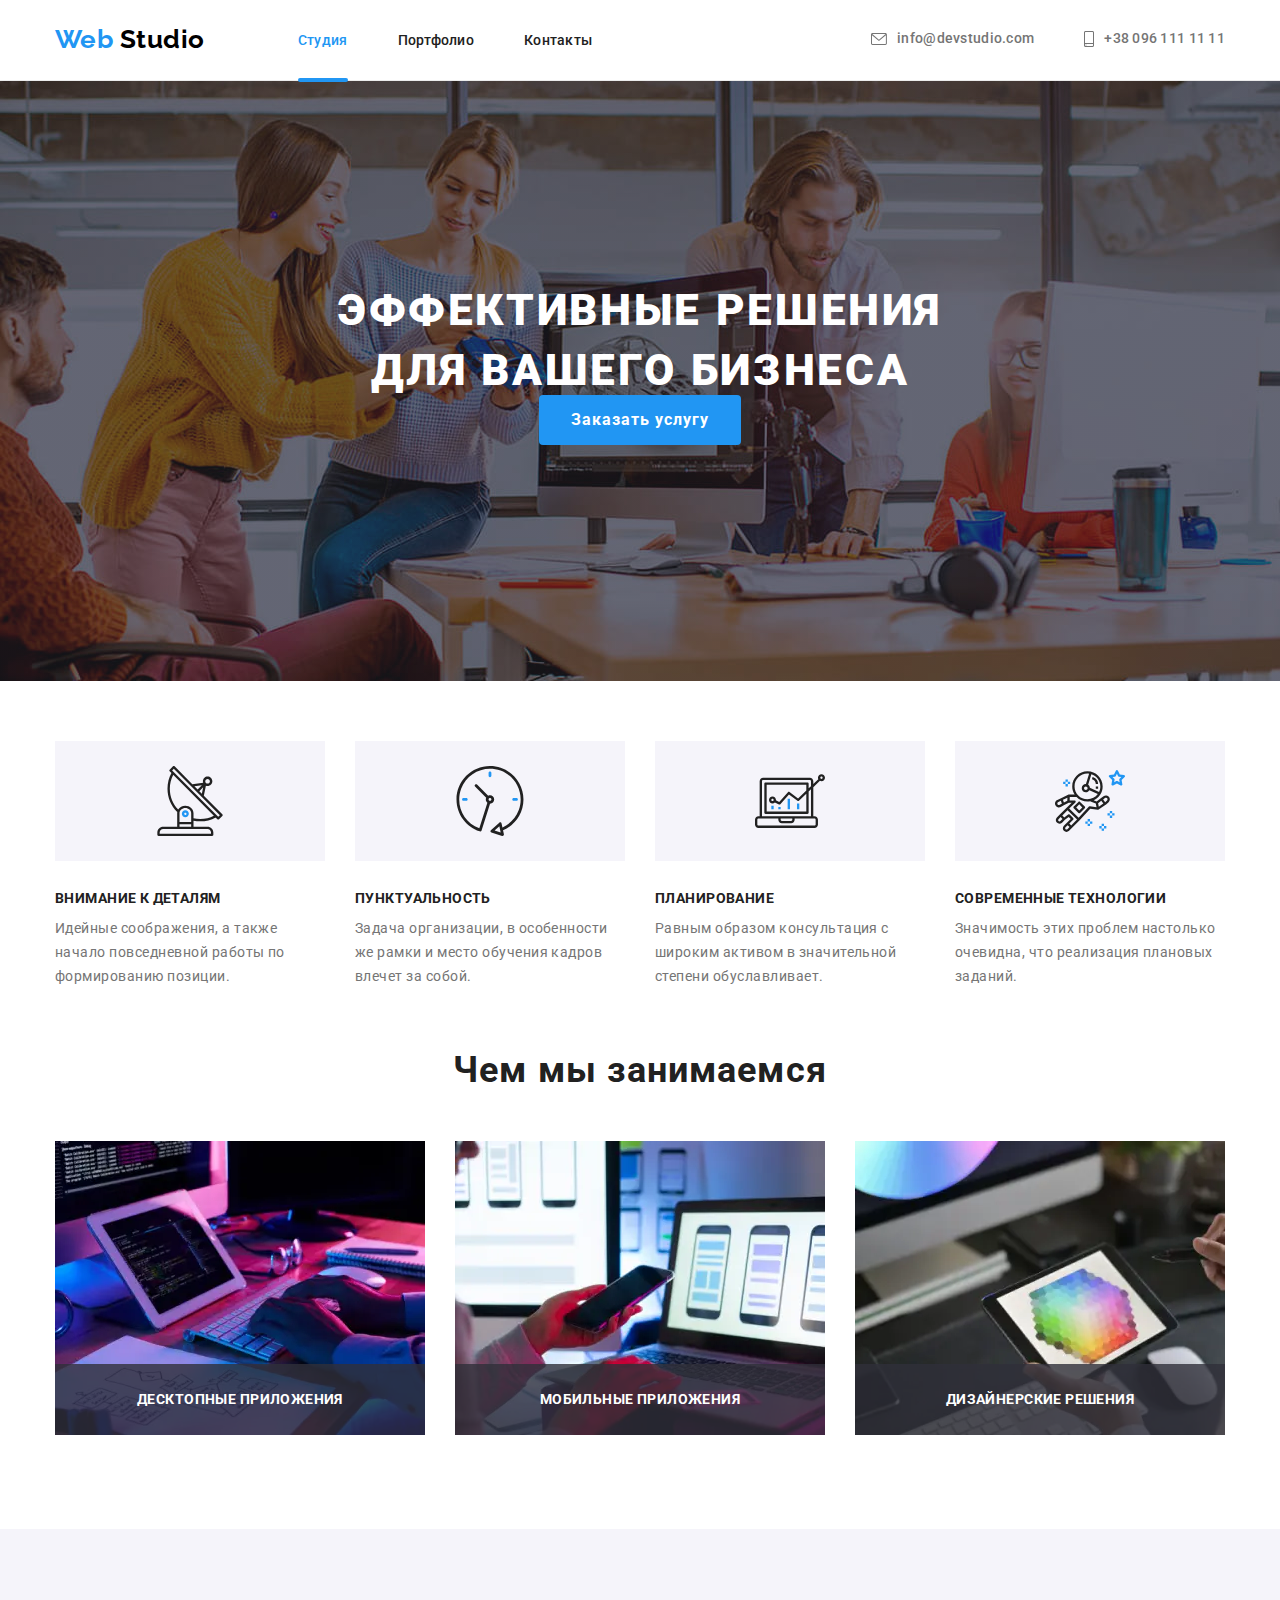
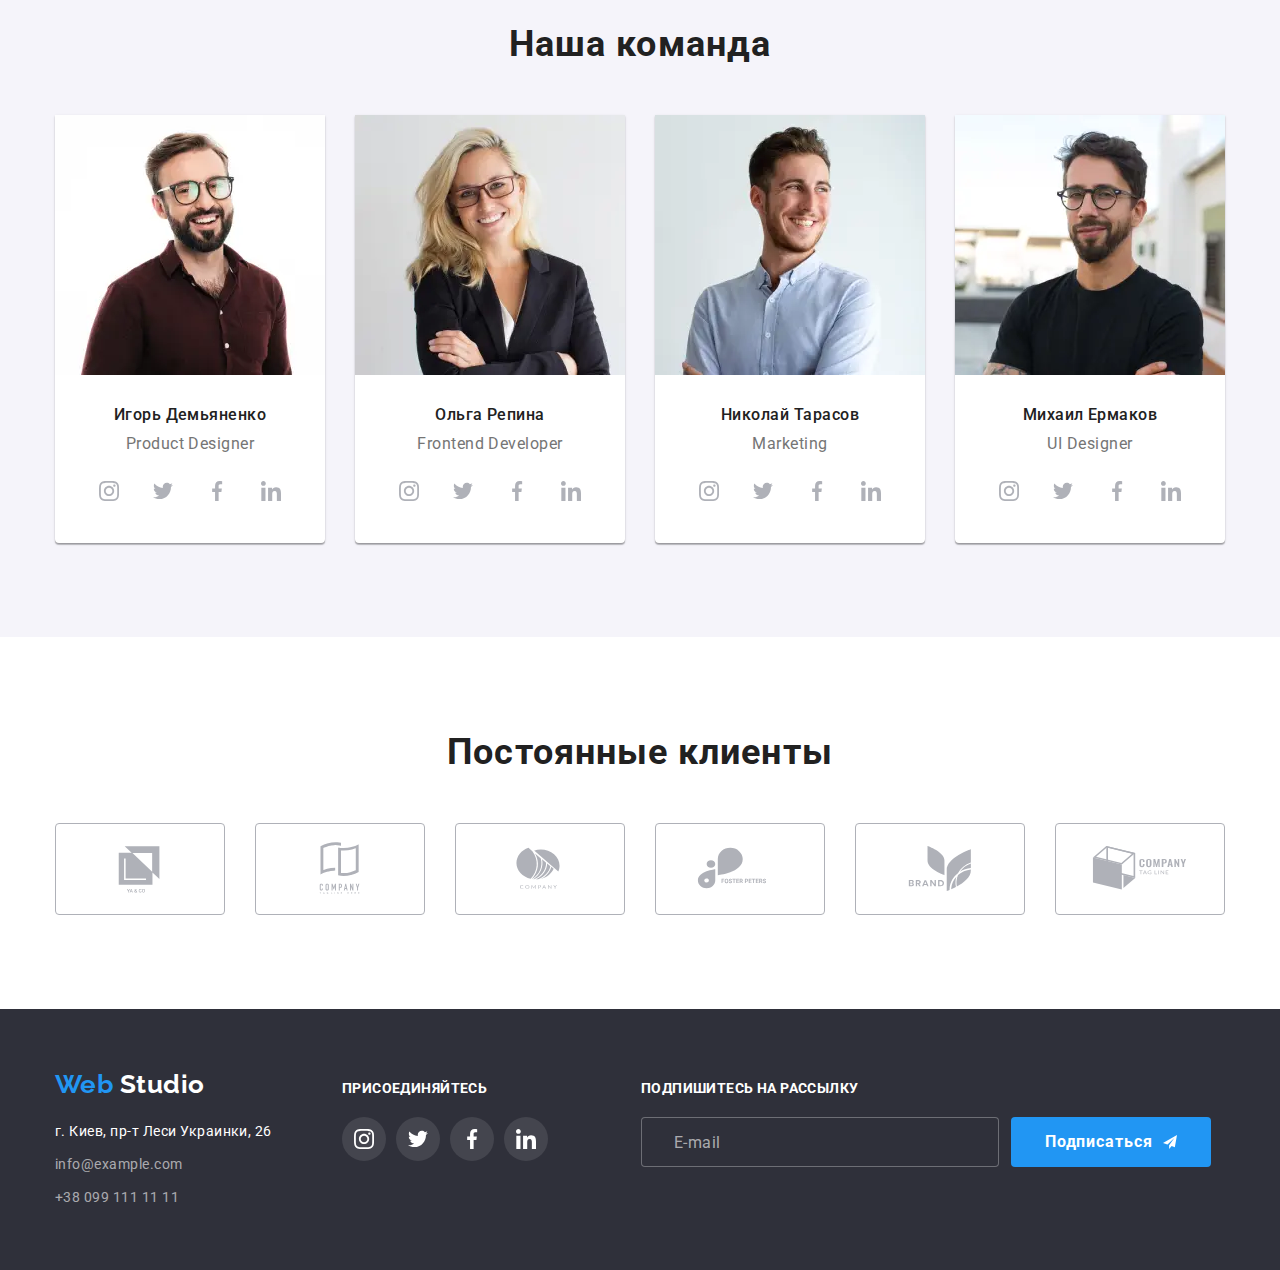
<file: index.html>
<!DOCTYPE html>
<html lang="ru">
<head>
  <meta charset="UTF-8">
  <meta http-equiv="X-UA-Compatible" content="IE=edge">
  <meta name="viewport" content="width=device-width, initial-scale=1.0">
  <title>Main</title>
  <link rel="preconnect" href="https://fonts.googleapis.com">
  <link rel="preconnect" href="https://fonts.gstatic.com" crossorigin>
  <link href="https://fonts.googleapis.com/css2?family=Raleway:wght@700&family=Roboto:wght@400;500;700;900&display=swap"
    rel="stylesheet">
  <link rel="stylesheet" href="https://cdnjs.cloudflare.com/ajax/libs/modern-normalize/1.1.0/modern-normalize.min.css">
  <link rel="stylesheet" href="./css/main.min.css">
</head>
<body>
  <!--Шапка сайта-->
  <header data-menu class="header">
    <div class="header-flex container">
      <nav class="header-flex">
        <a href="/" class="logo header__logo" lang="en">
          <span class="logo__start">Web</span> 
          <span class="logo__end logo__end--header">Studio</span>
        </a>
        <button type="button" class="button-menu button-menu-open" data-menu-open>
          <svg width="40" height="40">
            <use href="./images/sprite.svg#menu-icon"></use>
          </svg>
        </button>
        <button type="button" class="button-menu button-menu-close" data-menu-close>
          <svg width="40" height="40">
            <use href="./images/sprite.svg#icon-close"></use>
          </svg>
        </button>
        <ul class="site-nav list">
          <li class="site-nav__item">
            <a href="/" class="site-nav__link site-nav__link--act">Студия
            </a>
          </li>
          <li class="site-nav__item">
            <a href="./portfolio.html" class="site-nav__link">Портфолио
            </a>
          </li>
          <li class="site-nav__item">
            <a href="" class="site-nav__link">Контакты
            </a>
          </li>
        </ul>
      </nav>
      <ul class="mail-tel list">
        <li class="mail-tel__item">
          <a href="mailto:info@devsudio.com" class="mail-tel__link mail-tel__link-email">
            <svg class="mail-tel__icon">
              <use href="./images/sprite.svg#icon-envelope"></use>
            </svg>
              info@devstudio.com
          </a>
        </li>
        <li class="mail-tel__item">
          <a href="tel:+380961111111" class="mail-tel__link">
          <svg class="mail-tel__icon mail-tel__icon--size">
            <use href="./images/sprite.svg#icon-smartphone"></use>
          </svg>+38 096 111 11 11</a></li>
      </ul>
      <ul class="social-list-mobile list">
          <li class="social-list-mobile__item">
            <a href="" class="social-list-mobile__link">Instagram</a>
          </li>
          <li class="social-list-mobile__item">
            <a href="" class="social-list-mobile__link">Twitter</a>
          </li>
          <li class="social-list-mobile__item">
            <a href="" class="social-list-mobile__link">Facebook</a>
          </li>
          <li class="social-list-mobile__item">
            <a href="" class="social-list-mobile__link">LinkedIn</a>
          </li>
      </ul>
    </div>
  </header>
  <main>
    <!--Герой-->
    <section class="hero">
      <h3 class="hero__title">Эффективные решения для вашего бизнеса</h3>
      <button type="button" class="button" data-modal-open>Заказать услугу</button>
    </section>
    <!--Достоинства-->
    <section class="benefits-section">
      <div class="container">
        <h2 class="visually-hidden">Достоинства</h2>
        <ul class="benefits-list list">
          <li class="benefits-list__item">
            <div class="benefits-list__thumb">
              <svg class="benefits-list__icon">
                <use href="./images/sprite.svg#icon-antenna"></use>
              </svg>
            </div>
            <h3 class="benefits-list__title">Внимание к деталям</h3>
            <p  class="benefits-list__text">Идейные соображения, а также начало повседневной работы по формированию позиции.
            </p>
          </li>
          <li class="benefits-list__item">
            <div class="benefits-list__thumb">
              <svg class="benefits-list__icon">
                <use href="./images/sprite.svg#icon-clock"></use>
              </svg>
            </div>
            <h3 class="benefits-list__title">Пунктуальность</h3>
            <p class="benefits-list__text">Задача организации, в особенности же рамки и место обучения кадров влечет за собой.
            </p>
          </li>
          <li class="benefits-list__item">
            <div class="benefits-list__thumb">
              <svg class="benefits-list__icon">
                <use href="./images/sprite.svg#icon-diagram"></use>
              </svg>
            </div>
            <h3 class="benefits-list__title">Планирование</h3>
            <p class="benefits-list__text">Равным образом консультация с широким активом в значительной степени обуславливает.
            </p>
          </li>
          <li class="benefits-list__item">
            <div class="benefits-list__thumb">
              <svg class="benefits-list__icon">
                <use href="./images/sprite.svg#icon-astronaut"></use>
              </svg>
            </div>
            <h3 class="benefits-list__title">Современные технологии</h3>
            <p class="benefits-list__text">Значимость этих проблем настолько очевидна, что реализация плановых заданий.
            </p>
          </li>
        </ul>
      </div>
    </section>
    <!--Чем мы занимаемся-->
    <section class="projects-section">
      <div class="container">
        <h2 class="projects-section__title">Чем мы занимаемся</h2>
        <ul class="projects-list list">
          <li class="projects-list__item">
            <picture>
              <source media="(min-width:1200px)" srcset="./images/occup/occ-1-desktop.webp,
                                              ./images/occup/occ-1-desktop@2x.webp 2x" type="image/webp" />
              <source media="(min-width:1200px)" srcset="./images/occup/occ-1-desktop.jpg,
                                              ./images/occup/occ-1-desktop@2x.jpg 2x" />
              <img src="./images/occup/occ-1-desktop.jpg" alt="Приложение на ноутбуке">
            </picture>
            <div class="projects-list__bgr">
              <p class="projects-list__text">Десктопные приложения</p>
            </div>
          </li>
          <li class="projects-list__item">
            <picture>
              <source media="(min-width:1200px)" srcset="./images/occup/occ-2-desktop.webp,
                                              ./images/occup/occ-2-desktop@2x.webp 2x" type="image/webp" />
              <source media="(min-width:1200px)" srcset="./images/occup/occ-2-desktop.jpg,
                                              ./images/occup/occ-2-desktop@2x.jpg 2x" />
              <img src="../images/occup/occ-2-desktop.jpg" alt="Мобильное приложение">
            </picture>
            <div class="projects-list__bgr">
              <p class="projects-list__text">Мобильные приложения</p>
            </div>
          </li>
          <li class="projects-list__item">
            <picture>
              <source media="(min-width:1200px)" srcset="./images/occup/occ-3-desktop.webp,
                                              ./images/occup/occ-3-desktop@2x.webp 2x" type="image/webp" />
              <source media="(min-width:1200px)" srcset="./images/occup/occ-3-desktop.jpg,
                                              ./images/occup/occ-3-desktop@2x.jpg 2x" />
              <img src="../images/occup/occ-3-desktop.jpg" alt="Приложение для планшета">
            </picture>
            <div class="projects-list__bgr">
              <p class="projects-list__text">Дизайнерские решения</p>
            </div>
          </li>
        </ul>
      </div>
    </section>
    <!--Наша команда-->
    <section class="team-section">
      <div class="container">
        <h2 class="team-section__title">Наша команда</h2>
        <ul class="team-list list">
          <li class="team-list__item">
            <picture>
              <source
              media="(min-width:1200px)"
              srcset="./images/team/team-1-desktop.webp,
                      ./images/team/team-1-desktop@2x.webp 2x"
              type="image/webp"/>
              <source media="(min-width:1200px)" 
              srcset="./images/team/team-1-desktop.jpg,
                      ./images/team/team-1-desktop@2x.jpg 2x"/>
              <source media="(min-width:768px)" 
                srcset="./images/team/team-1-tablet.webp,
                        ./images/team/team-1-tablet@2x.webp 2x"
                        type="image/webp"/>
              <source media="(min-width:768px)"
                srcset="./images/team/team-1-tablet.jpg,
                        ./images/team/team-1-tablet@2x.jpg 2x"/>
              <source media="(max-width:767px)" 
              srcset="./images/team/team-1.webp,
                      ./images/team/team-1@2x.webp 2x" 
              type="image/webp" />
              <source media="(max-width:767px)" 
              srcset="./images/team/team-1.jpg,
                      ./images/team/team-1@2x.jpg 2x" />
              <img src="./images/team/team-1.jpg" alt="Игорь">
            </picture>
            <div class="team-list__thumb">
              <h3 class="team-list__name">Игорь Демьяненко</h3>
              <p  class="team-list__field" lang="en">Product Designer</p>
              <ul class="social-list list">
                <li class="social-list__item">
                  <a href="" class="social-list__link">
                    <svg class="social-list__icon">
                      <use href="./images/sprite.svg#icon-instagram"></use>
                    </svg>
                  </a>
                </li>
                <li class="social-list__item">
                  <a href="" class="social-list__link">
                    <svg class="social-list__icon">
                      <use href="./images/sprite.svg#icon-twitter"></use>
                    </svg>
                  </a>
                </li>
                <li class="social-list__item">
                  <a href="" class="social-list__link">
                    <svg class="social-list__icon">
                      <use href="./images/sprite.svg#icon-facebook"></use>
                    </svg>
                  </a>
                </li>
                <li class="social-list__item">
                  <a href="" class="social-list__link">
                    <svg class="social-list__icon">
                      <use href="./images/sprite.svg#icon-linkedin"></use>
                    </svg>
                  </a>
                </li>
              </ul>
            </div>
          </li>
          <li class="team-list__item">
            <picture>
              <source media="(min-width:1200px)" srcset="./images/team/team-2-desktop.webp,
                                  ./images/team/team-2-desktop@2x.webp 2x" type="image/webp" />
              <source media="(min-width:1200px)" srcset="./images/team/team-2-desktop.jpg,
                                  ./images/team/team-2-desktop@2x.jpg 2x" />
              <source media="(min-width:768px)" srcset="./images/team/team-2-tablet.webp,
                                    ./images/team/team-2-tablet@2x.webp 2x" type="image/webp" />
              <source media="(min-width:768px)" srcset="./images/team/team-2-tablet.jpg,
                                    ./images/team/team-2-tablet@2x.jpg 2x" />
              <source media="(max-width:767px)" srcset="./images/team/team-2.webp,
                                  ./images/team/team-2@2x.webp 2x" type="image/webp" />
              <source media="(max-width:767px)" srcset="./images/team/team-2.jpg,
                                  ./images/team/team-2@2x.jpg 2x" />
              <img src="./images/team/team-2.jpg" alt="Ольга">
            </picture>
            <div class="team-list__thumb">
              <h3 class="team-list__name">Ольга Репина</h3>
              <p  class="team-list__field" lang="en">Frontend Developer</p>
              <ul class="social-list list">
                <li class="social-list__item">
                  <a href="" class="social-list__link">
                    <svg class="social-list__icon">
                      <use href="./images/sprite.svg#icon-instagram"></use>
                    </svg>
                  </a>
                </li>
                <li class="social-list__item">
                  <a href="" class="social-list__link">
                    <svg class="social-list__icon">
                      <use href="./images/sprite.svg#icon-twitter"></use>
                    </svg>
                  </a>
                </li>
                <li class="social-list__item">
                  <a href="" class="social-list__link">
                    <svg class="social-list__icon">
                      <use href="./images/sprite.svg#icon-facebook"></use>
                    </svg>
                  </a>
                </li>
                <li class="social-list__item">
                  <a href="" class="social-list__link">
                    <svg class="social-list__icon">
                      <use href="./images/sprite.svg#icon-linkedin"></use>
                    </svg>
                  </a>
                </li>
              </ul>
            </div>
          </li>
          <li class="team-list__item">
            <picture>
              <source media="(min-width:1200px)" srcset="./images/team/team-3-desktop.webp,
                                  ./images/team/team-3-desktop@2x.webp 2x" type="image/webp" />
              <source media="(min-width:1200px)" srcset="./images/team/team-3-desktop.jpg,
                                  ./images/team/team-3-desktop@2x.jpg 2x" />
              <source media="(min-width:768px)" srcset="./images/team/team-3-tablet.webp,
                                    ./images/team/team-3-tablet@2x.webp 2x" type="image/webp" />
              <source media="(min-width:768px)" srcset="../images/team/team-3-tablet.jpg,
                                    ./images/team/team-3-tablet@2x.jpg 2x" />
              <source media="(max-width:767px)" srcset="./images/team/team-3.webp,
                                  ./images/team/team-3@2x.webp 2x" type="image/webp" />
              <source media="(max-width:767px)" srcset="./images/team/team-3.jpg,
                                  ./images/team/team-3@2x.jpg 2x" />
              <img src="./images/team/team-3.jpg" alt="Николай">
            </picture>
            <div class="team-list__thumb">
              <h3 class="team-list__name">Николай Тарасов</h3>
              <p  class="team-list__field" lang="en">Marketing</p>
              <ul class="social-list list">
                <li class="social-list__item">
                  <a href="" class="social-list__link">
                    <svg class="social-list__icon">
                      <use href="./images/sprite.svg#icon-instagram"></use>
                    </svg>
                  </a>
                </li>
                <li class="social-list__item">
                  <a href="" class="social-list__link">
                    <svg class="social-list__icon">
                      <use href="./images/sprite.svg#icon-twitter"></use>
                    </svg>
                  </a>
                </li>
                <li class="social-list__item">
                  <a href="" class="social-list__link">
                    <svg class="social-list__icon">
                      <use href="./images/sprite.svg#icon-facebook"></use>
                    </svg>
                  </a>
                </li>
                <li class="social-list__item">
                  <a href="" class="social-list__link">
                    <svg class="social-list__icon">
                      <use href="./images/sprite.svg#icon-linkedin"></use>
                    </svg>
                  </a>
                </li>
              </ul>
            </div>
          </li>
          <li class="team-list__item">
            <picture>
              <source media="(min-width:1200px)" srcset="./images/team/team-4-desktop.webp,
                                  ./images/team/team-4-desktop@2x.webp 2x" type="image/webp" />
              <source media="(min-width:1200px)" srcset="./images/team/team-4-desktop.jpg,
                                  ./images/team/team-4-desktop@2x.jpg 2x" />
              <source media="(min-width:768px)" srcset="./images/team/team-4-tablet.webp,
                                    ./images/team/team-4-tablet@2x.webp 2x" type="image/webp" />
              <source media="(min-width:768px)" srcset="./images/team/team-4-tablet.jpg,
                                    ./images/team/team-4-tablet@2x.jpg 2x" />
              <source media="(max-width:767px)" srcset="./images/team/team-4.webp,
                                  ./images/team/team-4@2x.webp 2x" type="image/webp" />
              <source media="(max-width:767px)" srcset="./images/team/team-4.jpg,
                                  ./images/team/team-4@2x.jpg 2x" />
              <img src="./images/team/team-4.jpg" alt="Михаил">
            </picture>
            <div class="team-list__thumb">
              <h3 class="team-list__name">Михаил Ермаков</h3>
              <p  class="team-list__field" lang="en">UI Designer</p>
              <ul class="social-list list">
                <li class="social-list__item">
                  <a href="" class="social-list__link">
                    <svg class="social-list__icon">
                      <use href="./images/sprite.svg#icon-instagram"></use>
                    </svg>
                  </a>
                </li>
                <li class="social-list__item">
                  <a href="" class="social-list__link">
                    <svg class="social-list__icon">
                      <use href="./images/sprite.svg#icon-twitter"></use>
                    </svg>
                  </a>
                </li>
                <li class="social-list__item">
                  <a href="" class="social-list__link">
                    <svg class="social-list__icon">
                      <use href="./images/sprite.svg#icon-facebook"></use>
                    </svg>
                  </a>
                </li>
                <li class="social-list__item">
                  <a href="" class="social-list__link">
                    <svg class="social-list__icon">
                      <use href="./images/sprite.svg#icon-linkedin"></use>
                    </svg>
                  </a>
                </li>
              </ul>
            </div>
          </li>
        </ul>
      </div>
    </section>
    <section class="clients-section">
      <div class="container">
        <h2 class="clients-section__title">Постоянные клиенты</h2>
        <ul class="clients-list list">
          <li class="clients-list__item">
            <a href="" class="clients-list__link">
              <svg class="clients-list__icon">
                <use href="./images/sprite.svg#icon-client-one-logo"></use>
              </svg>
            </a>
          </li>
          <li class="clients-list__item">
            <a href="" class="clients-list__link">
              <svg class="clients-list__icon">
                <use href="./images/sprite.svg#icon-client-two-logo"></use>
              </svg>
            </a>
          </li>
          <li class="clients-list__item">
            <a href="" class="clients-list__link">
              <svg class="clients-list__icon">
                <use href="./images/sprite.svg#icon-client-three-logo"></use>
              </svg>
            </a>
          </li>
          <li class="clients-list__item">
            <a href="" class="clients-list__link">
              <svg class="clients-list__icon">
                <use href="./images/sprite.svg#icon-client-four-logo"></use>
              </svg>
            </a>
          </li>
          <li class="clients-list__item">
            <a href="" class="clients-list__link">
              <svg class="clients-list__icon">
                <use href="./images/sprite.svg#icon-client-five-logo"></use>
              </svg>
            </a>
          </li>
          <li class="clients-list__item">
            <a href="" class="clients-list__link">
              <svg class="clients-list__icon">
                <use href="./images/sprite.svg#icon-client-six-logo"></use>
              </svg>
            </a>
          </li>
        </ul>
      </div>
    </section>
  </main>
  <!--Футер-->
  <footer class="footer">
    <div class="footer-flex container">
      <div class="footer-left">
        <a href="/" class="logo footer__logo" lang="en"><span class="logo__start">Web</span> <span class="logo__end logo__end--footer">Studio</span></a>
        <address class="address">
          <p class="address__text">г. Киев, пр-т Леси Украинки, 26</p>
          <ul class="footer-list list">
            <li class="footer-list__item"><a href="mailto:info@example.com" class="footer-list__item">info@example.com</a></li>
            <li class="footer-list__item"><a href="tel:+380991111111" class="footer-list__item">+38 099 111 11 11</a></li>
          </ul>
        </address>
      </div>
      <div class="footer-center">
        <h3 class="footer-center__title">Присоединяйтесь</h3>
        <ul class="social-list list">
          <li class="social-list__item">
            <a href="" class="social-list__link social-list__link--footer">
              <svg class="social-list__icon social-list__icon__footer">
                <use href="./images/sprite.svg#icon-instagram"></use>
              </svg>
            </a>
          </li>
          <li class="social-list__item">
            <a href="" class="social-list__link social-list__link--footer">
              <svg class="social-list__icon social-list__icon__footer">
                <use href="./images/sprite.svg#icon-twitter"></use>
              </svg>
            </a>
          </li>
          <li class="social-list__item">
            <a href="" class="social-list__link social-list__link--footer">
              <svg class="social-list__icon social-list__icon__footer">
                <use href="./images/sprite.svg#icon-facebook"></use>
              </svg>
            </a>
          </li>
          <li class="social-list__item">
            <a href="" class="social-list__link social-list__link--footer">
              <svg class="social-list__icon social-list__icon__footer">
                <use href="./images/sprite.svg#icon-linkedin"></use>
              </svg>
            </a>
          </li>
        </ul>
      </div>
      <div class="footer-right">
        <label for="footer-invite" class="footer-invite footer-center__title">Подпишитесь на рассылку</label>
        <div class="footer-invite-thumb">
          <input type="email" id="footer-invite" required placeholder="E-mail" class="footer-invite-email">
          <button type="submit" class="send-btn button">
            Подписаться
            <svg class="send-btn__icon">
              <use href="./images/sprite.svg#icon-send"></use>
            </svg>
          </button>
        </div>
      </div>
    </div>
  </footer>
  <div class="backdrop is-hidden" data-modal>
    <div class="modal">
      <button class="btn-close" type="button" data-modal-close>
        <svg class="btn-close__icon">
          <use href="./images/sprite.svg#icon-close"></use>
        </svg>
      </button>
      <form action="#" class="modal-form">
        <p class="modal-form__title">Оставьте свои данные, мы вам перезвоним
        </p>
        <label for="modal-form-name" class="modal-form__label">Имя</label>
        <div class="modal-form__thumb">
          <input type="text" id="modal-form-name" name="name" required class="modal-form__input">
          <svg class="modal-form__icon">
            <use href="./images/sprite.svg#icon-person"></use>
          </svg>
        </div>
        <label for="phone-number" class="modal-form__label">Телефон</label>
        <div class="modal-form__thumb">
          <input type="tel" id="phone-number" name="phone-number" required class="modal-form__input">
          <svg class="modal-form__icon">
            <use href="./images/sprite.svg#icon-phone"></use>
          </svg>
        </div>
        <label for="email" class="modal-form__label">Почта</label>
        <div class="modal-form__thumb">
          <input type="email" id="email" name="email" required class="modal-form__input">
          <svg class="modal-form__icon">
            <use href="./images/sprite.svg#icon-email"></use>
          </svg>
        </div>
        <label for="comment" class="modal-form__label">Комментарий</label>
        <textarea  id="comment" class="modal-form__message" name="user-message"
          placeholder="Введите текст"></textarea>
          <input type="checkbox" id="accept" value="accept" name="checkbox" class="modal-form__accept-checkbox visually-hidden ">
          <label for="accept" class="modal-form__accept-label">
            <span class="modal-form__icon-thumb">
            </span>
            <span class="modal-form__accept-text">
              Соглашаюсь с рассылкой и принимаю&nbsp;
              <a class="modal-form__accept-link" href="#">Условия договора</a>
            </span>
          </label>    
        <button  type="submit" class=" button modal-form__button">Отправить</button>
      </form>
    </div>
  </div>
  <script src="./js/modal.js"></script>
  <script src="./js/mobile-menu.js"></script>
  <!-- test added -->
</body>
</html>
</file>
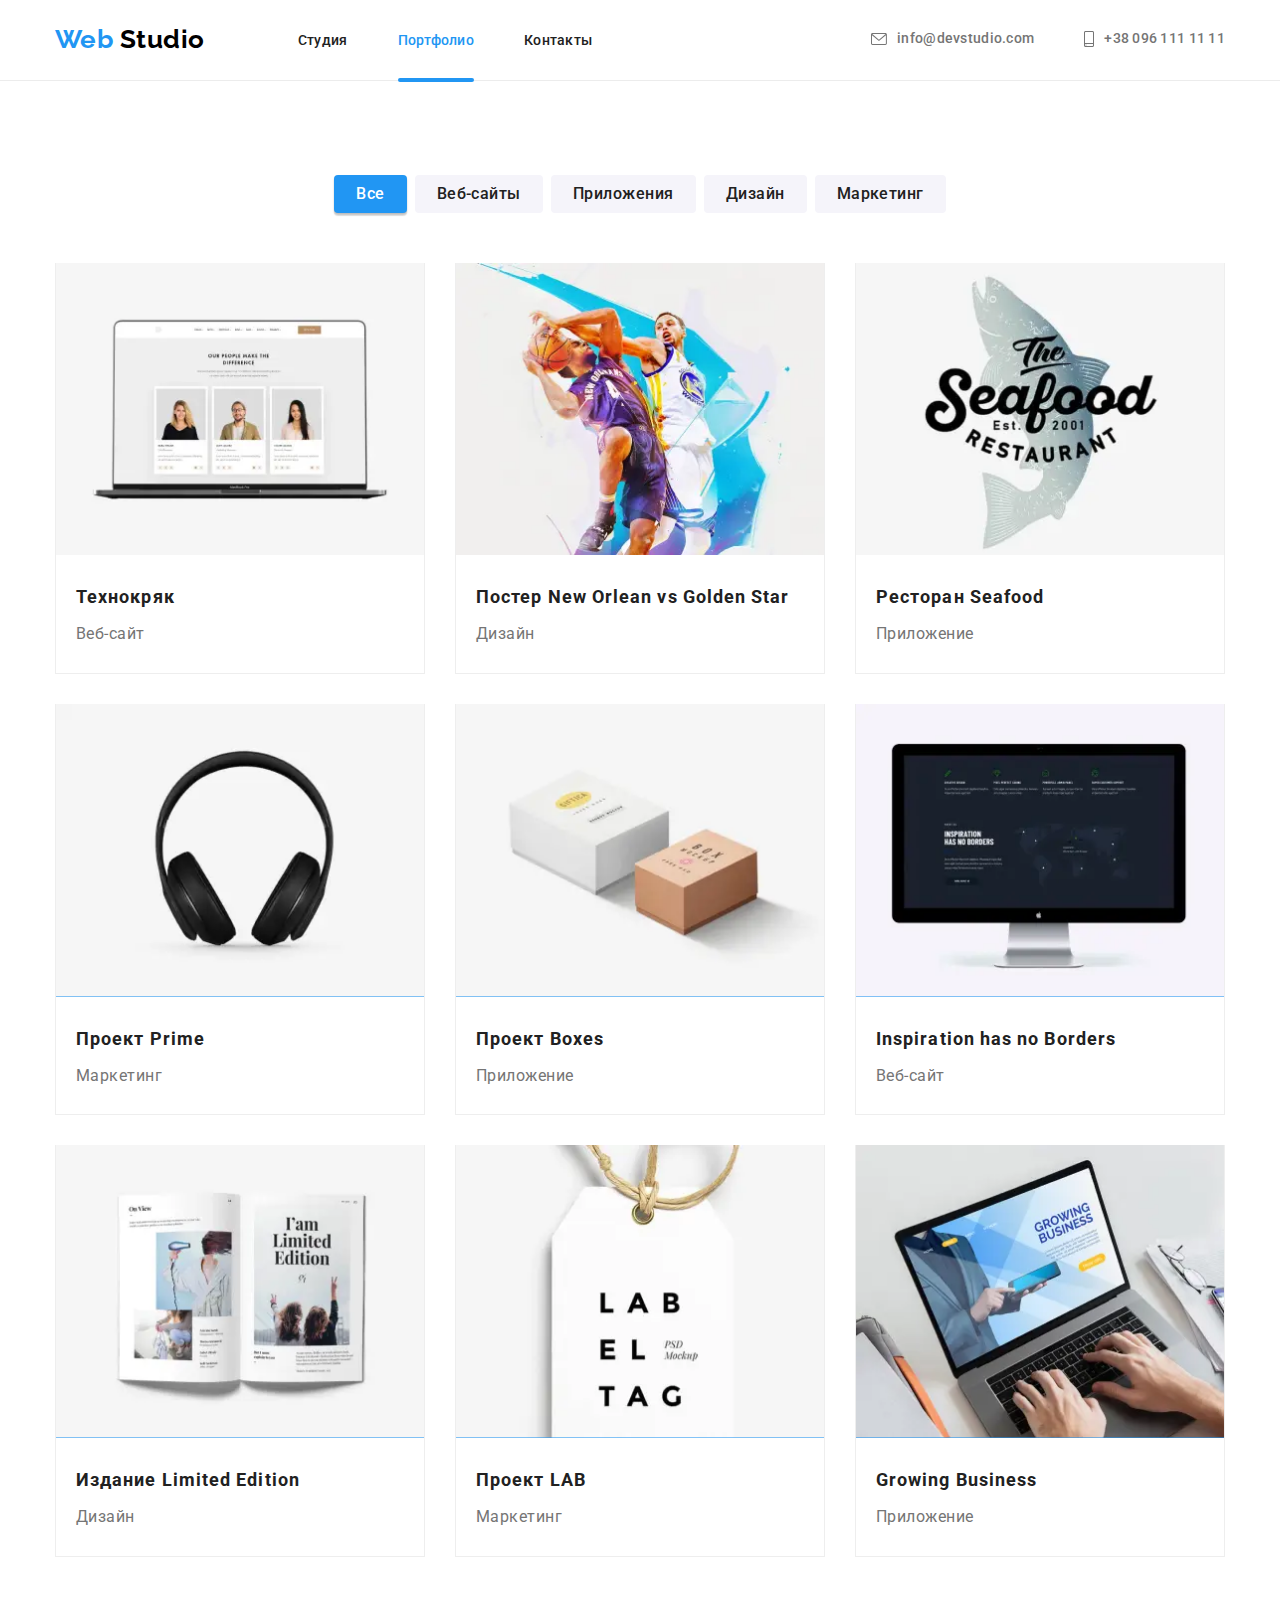
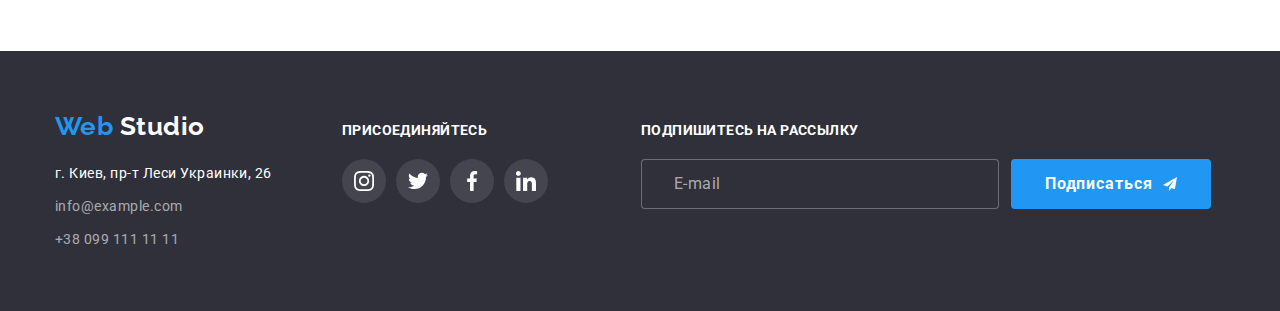
<file: portfolio.html>
<!DOCTYPE html>
<html lang="ru">
<head>
  <meta charset="UTF-8">
  <meta http-equiv="X-UA-Compatible" content="IE=edge">
  <meta name="viewport" content="width=device-width, initial-scale=1.0">
  <title>Portfolio</title>
  <link rel="preconnect" href="https://fonts.googleapis.com">
  <link rel="preconnect" href="https://fonts.gstatic.com" crossorigin>
  <link href="https://fonts.googleapis.com/css2?family=Raleway:wght@700&family=Roboto:wght@400;500;700;900&display=swap"
    rel="stylesheet">
  <link rel="stylesheet" href="https://cdnjs.cloudflare.com/ajax/libs/modern-normalize/1.1.0/modern-normalize.min.css">
  <link rel="stylesheet" href="./css/main.min.css">
</head>
<body>
  <!--Шапка сайта-->
  <header data-menu class="header">
    <div class="header-flex container">
      <nav class="header-flex">
        <a href="./index.html" class="logo header__logo" lang="en">
          <span class="logo__start">Web</span>
          <span class="logo__end logo__end--header">Studio</span>
        </a>
        <button type="button" class="button-menu button-menu-open" data-menu-open>
          <svg width="40" height="40">
            <use href="./images/sprite.svg#menu-icon"></use>
          </svg>
        </button>
        <button type="button" class="button-menu button-menu-close" data-menu-close>
          <svg width="40" height="40">
            <use href="./images/sprite.svg#icon-close"></use>
          </svg>
        </button>
        <ul class="site-nav list">
          <li class="site-nav__item">
            <a href="./index.html" class="site-nav__link site-nav__link">Студия
            </a>
          </li>
          <li class="site-nav__item">
            <a href="./portfolio.html" class="site-nav__link site-nav__link--act">Портфолио
            </a>
          </li>
          <li class="site-nav__item">
            <a href="" class="site-nav__link">Контакты
            </a>
          </li>
        </ul>
      </nav>
      <ul class="mail-tel list">
        <li class="mail-tel__item">
          <a href="mailto:info@devsudio.com" class="mail-tel__link mail-tel__link-email">
            <svg class="mail-tel__icon">
              <use href="./images/sprite.svg#icon-envelope"></use>
            </svg>
            info@devstudio.com
          </a>
        </li>
        <li class="mail-tel__item">
          <a href="tel:+380961111111" class="mail-tel__link">
            <svg class="mail-tel__icon mail-tel__icon--size">
              <use href="./images/sprite.svg#icon-smartphone"></use>
            </svg>+38 096 111 11 11</a>
        </li>
      </ul>
      <ul class="social-list-mobile list">
        <li class="social-list-mobile__item">
          <a href="" class="social-list-mobile__link">Instagram</a>
        </li>
        <li class="social-list-mobile__item">
          <a href="" class="social-list-mobile__link">Twitter</a>
        </li>
        <li class="social-list-mobile__item">
          <a href="" class="social-list-mobile__link">Facebook</a>
        </li>
        <li class="social-list-mobile__item">
          <a href="" class="social-list-mobile__link">LinkedIn</a>
        </li>
      </ul>
    </div>
  </header>
  <main class=" portfolio-main">
    <section class="portfolio-section">
      <div class="container">
        <h1 class="visually-hidden">Projects</h1>
      <!-- Фильтр -->
        <ul class="filter-flex list">
          <li class="filter-flex__item">
            <button type="button" class="but-act">Все</button>
          </li>
          <li class="filter-flex__item">
            <button type="button" class="but">Веб-сайты</button>
          </li>
          <li class="filter-flex__item">
            <button type="button" class="but">Приложения</button>
          </li>
          <li class="filter-flex__item">
            <button type="button" class="but">Дизайн</button>
          </li>
          <li class="filter-flex__item">
            <button type="button" class="but">Маркетинг</button>
          </li>
        </ul>
      <!-- Проекты -->
        <ul class="project-portf list">
          <li class="project-portf__item">
          <a href="" class="project-portf__link">
            <div class="project-portf__overlay">
              <picture>
                <source media="(min-width:1200px)" srcset="./images/projects/works-1-desktop.webp,
                                    ./images/projects/works-1-desktop@2x.webp 2x" type="image/webp" />
                <source media="(min-width:1200px)" srcset="./images/projects/works-1-desktop.jpg,
                                    ./images/projects/works-1-desktop@2x.jpg 2x" />
                <source media="(min-width:768px)" srcset="./images/projects/works-1-tablet.webp,
                                      ./images/projects/works-1-tablet@2x.webp 2x" type="image/webp" />
                <source media="(min-width:768px)" srcset="./images/projects/works-1-tablet.jpg,
                                      ./images/projects/works-1-tablet@2x.jpg 2x" />
                <source media="(max-width:767px)" srcset="./images/projects/works-1.webp,
                                    ./images/projects/works-1@2x.webp 2x" type="image/webp" />
                <source media="(max-width:767px)" srcset="./images/projects/works-1.jpg,
                                    ./images/projects/works-1@2x.jpg 2x" />
                <img src="./images/projects/works-1.jpg" alt="Технокряк">
              </picture>
              <p class="project-portf__text">Lorem ipsum dolor sit amet consectetur adipisicing elit. Modi, recusandae quos! Deserunt, ut! Distinctio voluptatibus libero dolorum ullam, odit ut veritatis quo optio vel similique repellendus voluptate quisquam doloremque perspiciatis!
              </p>
            </div>
            <div class="project-portf__descr">
              <h2 class="project-portf__title">Технокряк</h2>
              <p class="project-portf__kind">Веб-сайт</p>
            </div>
            </a>
          </li>
          <li class="project-portf__item">
            <a href="" class="project-portf__link">
              <div class="project-portf__overlay">
                <picture>
                  <source media="(min-width:1200px)" srcset="./images/projects/works-2-desktop.webp,
                                                    ./images/projects/works-2-desktop@2x.webp 2x" type="image/webp" />
                  <source media="(min-width:1200px)" srcset="./images/projects/works-2-desktop.jpg,
                                                    ./images/projects/works-2-desktop@2x.jpg 2x" />
                  <source media="(min-width:768px)" srcset="./images/projects/works-2-tablet.webp,
                                                      ./images/projects/works-2-tablet@2x.webp 2x" type="image/webp" />
                  <source media="(min-width:768px)" srcset="./images/projects/works-2-tablet.jpg,
                                                      ./images/projects/works-2-tablet@2x.jpg 2x" />
                  <source media="(max-width:767px)" srcset="./images/projects/works-2.webp,
                                                    ./images/projects/works-2@2x.webp 2x" type="image/webp" />
                  <source media="(max-width:767px)" srcset="./images/projects/works-2.jpg,
                                                    ./images/projects/works-2@2x.jpg 2x" />
                  <img src="./images/projects/works-2.jpg" alt="Баскетболисты">
                </picture>
                <p class="project-portf__text">Lorem ipsum dolor sit amet consectetur adipisicing elit. Excepturi, distinctio!
                </p>
              </div>
              <div class="project-portf__descr">
                <h2 class="project-portf__title">Постер New Orlean vs Golden Star</h2>
                <p class="project-portf__kind">Дизайн</p>
              </div>
            </a>
          </li>
          <li class="project-portf__item">
            <a href="" class="project-portf__link">
              <div class="project-portf__overlay">
                <picture>
                  <source media="(min-width:1200px)" srcset="./images/projects/works-3-desktop.webp,
                                                                    ./images/projects/works-3-desktop@2x.webp 2x" type="image/webp" />
                  <source media="(min-width:1200px)" srcset="./images/projects/works-3-desktop.jpg,
                                                                    ./images/projects/works-3-desktop@2x.jpg 2x" />
                  <source media="(min-width:768px)" srcset="./images/projects/works-3-tablet.webp,
                                                                      ./images/projects/works-3-tablet@2x.webp 2x"
                    type="image/webp" />
                  <source media="(min-width:768px)" srcset="./images/projects/works-3-tablet.jpg,
                                                                      ./images/projects/works-3-tablet@2x.jpg 2x" />
                  <source media="(max-width:767px)" srcset="./images/projects/works-3.webp,
                                                                    ./images/projects/works-3@2x.webp 2x" type="image/webp" />
                  <source media="(max-width:767px)" srcset="./images/projects/works-3.jpg,
                                                                    ./images/projects/works-3@2x.jpg 2x" />
                  <img src="../images/projects/works-3.jpg" alt="Логотип ресторана">
                </picture>
                <p class="project-portf__text">Lorem ipsum dolor sit amet consectetur adipisicing elit. Excepturi, distinctio!
                </p>
              </div>
              <div class="project-portf__descr">
                <h2 class="project-portf__title">Ресторан Seafood</h2>
                <p class="project-portf__kind">Приложение</p>
              </div>
            </a>
          </li>
          <li class="project-portf__item">
            <a href="" class="project-portf__link">
              <div class="project-portf__overlay">
                <picture>
                  <source media="(min-width:1200px)" srcset="./images/projects/works-4-desktop.webp,
                                                                                    ./images/projects/works-4-desktop@2x.webp 2x"
                    type="image/webp" />
                  <source media="(min-width:1200px)" srcset="./images/projects/works-4-desktop.jpg,
                                                                                    ./images/projects/works-4-desktop@2x.jpg 2x" />
                  <source media="(min-width:768px)" srcset="./images/projects/works-4-tablet.webp,
                                                                                      ./images/projects/works-4-tablet@2x.webp 2x"
                    type="image/webp" />
                  <source media="(min-width:768px)" srcset="./images/projects/works-4-tablet.jpg,
                                                                                      ./images/projects/works-4-tablet@2x.jpg 2x" />
                  <source media="(max-width:767px)" srcset="./images/projects/works-4.webp,
                                                                                    ./images/projects/works-4@2x.webp 2x"
                    type="image/webp" />
                  <source media="(max-width:767px)" srcset="../images/projects/works-4.jpg,
                                                                                    ./images/projects/works-4@2x.jpg 2x" />
                  <img src="./images/projects/works-4.jpg" alt="Наушники">
                </picture>
                <p class="project-portf__text">Lorem ipsum dolor sit amet consectetur adipisicing elit. Excepturi, distinctio!
                </p>
              </div>
              <div class="project-portf__descr">
                <h2 class="project-portf__title">Проект Prime</h2>
                <p class="project-portf__kind">Маркетинг</p>
              </div>
            </a>
          </li>
          <li class="project-portf__item">
            <a href="" class="project-portf__link">
              <div class="project-portf__overlay">
                <picture>
                  <source media="(min-width:1200px)" srcset="./images/projects/works-5-desktop.webp,
                                                                                    ./images/projects/works-5-desktop@2x.webp 2x"
                    type="image/webp" />
                  <source media="(min-width:1200px)" srcset="./images/projects/works-5-desktop.jpg,
                                                                                    ./images/projects/works-5-desktop@2x.jpg 2x" />
                  <source media="(min-width:768px)" srcset="./images/projects/works-5-tablet.webp,
                                                                                      ./images/projects/works-5-tablet@2x.webp 2x"
                    type="image/webp" />
                  <source media="(min-width:768px)" srcset="./images/projects/works-5-tablet.jpg,
                                                                                      ./images/projects/works-5-tablet@2x.jpg 2x" />
                  <source media="(max-width:767px)" srcset="./images/projects/works-5.webp,
                                                                                    ./images/projects/works-5@2x.webp 2x"
                    type="image/webp" />
                  <source media="(max-width:767px)" srcset="./images/projects/works-5.jpg,
                                                                                    ./images/projects/works-5@2x.jpg 2x" />
                  <img src="./images/projects/works-5.jpg" alt="Коробки">
                </picture>
                <p class="project-portf__text">Lorem ipsum dolor sit amet consectetur adipisicing elit. Excepturi, distinctio!
                </p>
              </div>
              <div class="project-portf__descr">
                <h2 class="project-portf__title">Проект Boxes</h2>
                <p class="project-portf__kind">Приложение</p>
              </div>
            </a>
          </li>
          <li class="project-portf__item">
            <a href="" class="project-portf__link">
              <div class="project-portf__overlay">
                <picture>
                  <source media="(min-width:1200px)" srcset="./images/projects/works-6-desktop.webp,
                                                                                    ./images/projects/works-6-desktop@2x.webp 2x"
                    type="image/webp" />
                  <source media="(min-width:1200px)" srcset="./images/projects/works-6-desktop.jpg,
                                                                                    ./images/projects/works-6-desktop@2x.jpg 2x" />
                  <source media="(min-width:768px)" srcset="./images/projects/works-6-tablet.webp,
                                                                                      ./images/projects/works-6-tablet@2x.webp 2x"
                    type="image/webp" />
                  <source media="(min-width:768px)" srcset="../images/projects/works-6-tablet.jpg,
                                                                                      ./images/projects/works-6-tablet@2x.jpg 2x" />
                  <source media="(max-width:767px)" srcset="../images/projects/works-6.webp,
                                                                                    ./images/projects/works-6@2x.webp 2x"
                    type="image/webp" />
                  <source media="(max-width:767px)" srcset="./images/projects/works-6.jpg,
                                                                                    ./images/projects/works-6@2x.jpg 2x" />
                  <img src="./images/projects/works-6.jpg" alt="Страница на экране">
                </picture>
                <p class="project-portf__text">Lorem ipsum dolor sit amet consectetur adipisicing elit. Excepturi, distinctio!
                </p>
              </div>
              <div class="project-portf__descr">
                <h2 class="project-portf__title">Inspiration has no Borders</h2>
                <p class="project-portf__kind">Веб-сайт</p>
              </div>
            </a>
          </li>
          <li class="project-portf__item">
            <a href="" class="project-portf__link">
              <div class="project-portf__overlay">
                <picture>
                  <source media="(min-width:1200px)" srcset="./images/projects/works-7-desktop.webp,
                                                                                    ./images/projects/works-7-desktop@2x.webp 2x"
                    type="image/webp" />
                  <source media="(min-width:1200px)" srcset="./images/projects/works-7-desktop.jpg,
                                                                                    ./images/projects/works-7-desktop@2x.jpg 2x" />
                  <source media="(min-width:768px)" srcset="./images/projects/works-7-tablet.webp,
                                                                                      ./images/projects/works-7-tablet@2x.webp 2x"
                    type="image/webp" />
                  <source media="(min-width:768px)" srcset="./images/projects/works-7-tablet.jpg,
                                                                                      ./images/projects/works-7-tablet@2x.jpg 2x" />
                  <source media="(max-width:767px)" srcset="./images/projects/works-7.webp,
                                                                                    ./images/projects/works-7@2x.webp 2x"
                    type="image/webp" />
                  <source media="(max-width:767px)" srcset="./images/projects/works-7.jpg,
                                                                                    ./images/projects/works-7@2x.jpg 2x" />
                  <img src="./images/projects/works-7.jpg" alt="Журнал">
                </picture>
                <p class="project-portf__text">Lorem ipsum dolor sit amet consectetur adipisicing elit. Excepturi, distinctio!
                </p>
              </div>
              <div class="project-portf__descr">
                <h2 class="project-portf__title">Издание Limited Edition</h2>
                <p class="project-portf__kind">Дизайн</p>
              </div>
            </a>
          </li>
          <li class="project-portf__item">
            <a href="" class="project-portf__link">
              <div class="project-portf__overlay">
                <picture>
                  <source media="(min-width:1200px)" srcset="./images/projects/works-8-desktop.webp,
                                                                                    ./images/projects/works-8-desktop@2x.webp 2x"
                    type="image/webp" />
                  <source media="(min-width:1200px)" srcset="./images/projects/works-8-desktop.jpg,
                                                                                    ./images/projects/works-8-desktop@2x.jpg 2x" />
                  <source media="(min-width:768px)" srcset="./images/projects/works-8-tablet.webp,
                                                                                      ./images/projects/works-8-tablet@2x.webp 2x"
                    type="image/webp" />
                  <source media="(min-width:768px)" srcset="./images/projects/works-8-tablet.jpg,
                                                                                      ./images/projects/works-8-tablet@2x.jpg 2x" />
                  <source media="(max-width:767px)" srcset="./images/projects/works-8.webp,
                                                                                    ./images/projects/works-8@2x.webp 2x"
                    type="image/webp" />
                  <source media="(max-width:767px)" srcset="./images/projects/works-8.jpg,
                                                                                    ./images/projects/works-8@2x.jpg 2x" />
                  <img src="./images/projects/works-8.jpg" alt="Лейбл">
                </picture>
                <p class="project-portf__text">Lorem ipsum dolor sit amet consectetur adipisicing elit. Excepturi, distinctio!
                </p>
              </div>
              <div class="project-portf__descr">
                <h2 class="project-portf__title">Проект LAB</h2>
                <p class="project-portf__kind">Маркетинг</p>
              </div>
            </a>
          </li>
          <li class="project-portf__item">
            <a href="" class="project-portf__link">
              <div class="project-portf__overlay">
                <picture>
                  <source media="(min-width:1200px)" srcset="./images/projects/works-9-desktop.webp,
                                                                                    ./images/projects/works-9-desktop@2x.webp 2x"
                    type="image/webp" />
                  <source media="(min-width:1200px)" srcset="./images/projects/works-9-desktop.jpg,
                                                                                    ./images/projects/works-9-desktop@2x.jpg 2x" />
                  <source media="(min-width:768px)" srcset="./images/projects/works-9-tablet.webp,
                                                                                      ./images/projects/works-9-tablet@2x.webp 2x"
                    type="image/webp" />
                  <source media="(min-width:768px)" srcset="./images/projects/works-9-tablet.jpg,
                                                                                      ./images/projects/works-9-tablet@2x.jpg 2x" />
                  <source media="(max-width:767px)" srcset="./images/projects/works-9.webp,
                                                                                    ./images/projects/works-9@2x.webp 2x"
                    type="image/webp" />
                  <source media="(max-width:767px)" srcset="./images/projects/works-9.jpg,
                                                                                    ./images/projects/works-9@2x.jpg 2x" />
                  <img src="../images/projects/works-9.jpg" alt="Приложение на ноутбуке">
                </picture>
                <p class="project-portf__text">Lorem ipsum dolor sit amet consectetur adipisicing elit. Excepturi, distinctio!
                </p>
              </div>
              <div class="project-portf__descr">
                <h2 class="project-portf__title">Growing Business</h2>
                <p class="project-portf__kind">Приложение</p>
              </div>
            </a>
          </li>
        </ul>
      </div>
    </section>
  </main>
  <!--Футер-->
  <footer class="footer">
    <div class="footer-flex container">
      <div class="footer-left">
        <a href="/" class="logo footer__logo" lang="en"><span class="logo__start">Web</span> <span
            class="logo__end logo__end--footer">Studio</span></a>
        <address class="address">
          <p class="address__text">г. Киев, пр-т Леси Украинки, 26</p>
          <ul class="footer-list list">
            <li class="footer-list__item"><a href="mailto:info@example.com" class="footer-list__item">info@example.com</a>
            </li>
            <li class="footer-list__item"><a href="tel:+380991111111" class="footer-list__item">+38 099 111 11 11</a></li>
          </ul>
        </address>
      </div>
      <div class="footer-center">
        <h3 class="footer-center__title">Присоединяйтесь</h3>
        <ul class="social-list list">
          <li class="social-list__item">
            <a href="" class="social-list__link social-list__link--footer">
              <svg class="social-list__icon social-list__icon__footer">
                <use href="./images/sprite.svg#icon-instagram"></use>
              </svg>
            </a>
          </li>
          <li class="social-list__item">
            <a href="" class="social-list__link social-list__link--footer">
              <svg class="social-list__icon social-list__icon__footer">
                <use href="./images/sprite.svg#icon-twitter"></use>
              </svg>
            </a>
          </li>
          <li class="social-list__item">
            <a href="" class="social-list__link social-list__link--footer">
              <svg class="social-list__icon social-list__icon__footer">
                <use href="./images/sprite.svg#icon-facebook"></use>
              </svg>
            </a>
          </li>
          <li class="social-list__item">
            <a href="" class="social-list__link social-list__link--footer">
              <svg class="social-list__icon social-list__icon__footer">
                <use href="./images/sprite.svg#icon-linkedin"></use>
              </svg>
            </a>
          </li>
        </ul>
      </div>
      <div class="footer-right">
        <label for="footer-invite" class="footer-invite footer-center__title">Подпишитесь на рассылку</label>
        <div class="footer-invite-thumb">
          <input type="email" id="footer-invite" required placeholder="E-mail" class="footer-invite-email">
          <button type="submit" class="send-btn button">
            Подписаться
            <svg class="send-btn__icon">
              <use href="./images/sprite.svg#icon-send"></use>
            </svg>
          </button>
        </div>
      </div>
    </div>
  </footer>
  <script src="./js/mobile-menu.js"></script>
</body>
</html>
</file>
<file: css/main.min.css>
:root{--main-font: Roboto;--second-font: Raleway;--spare-font: sans-serif;--text-prime-color: #212121;--text-second-color: #757575;--accent-color: #2196f3;--white-color: #ffffff;--black-studio-color: #000000;--black-footer-color: #2f303a;--inactive-but-color: #f5f4fa;--mail-footer-color: rgba(255, 255, 255, 0.6)}h1,h2,h3,h4,h5,h6,p{margin:0;padding:0}img{display:block;width:100%;height:auto}.list{padding:0;margin:0;list-style:none}body{background-color:var(--white-color);color:var(--text-second-color);font-family:var(--main-font),var(--spare-font);font-style:normal;font-weight:normal;font-size:16px;line-height:1.87;letter-spacing:0.03em}@media screen and (min-width: 320px){body{overflow-x:hidden}}.container{margin-left:auto;margin-right:auto;padding-left:15px;padding-right:15px;min-width:320px}@media screen and (min-width: 480px){.container{width:480px}}@media screen and (min-width: 768px){.container{width:768px}}@media screen and (min-width: 1200px){.container{width:1200px}}.logo{display:block;font-family:Raleway;font-weight:700;font-size:26px;line-height:1.19;text-decoration:none}.logo__start{color:var(--accent-color)}.logo__end--header{color:var(--black-studio-color)}.logo__end--footer{color:var(--white-color)}.header__logo{margin-right:93px}@media screen and (min-width: 768px) and (max-width: 1199px){.header__logo{margin-right:0}}.footer__logo{margin-top:0;margin-right:0;margin-bottom:20px;margin-left:0}.header-flex{display:flex;align-items:center}.header{padding-top:24px;padding-bottom:25px;border-bottom:1px solid #ececec;min-width:320px}.site-nav__item:not(:last-child){margin-right:50px}.site-nav{display:flex;align-items:center}@media screen and (max-width: 767px){.site-nav{display:block}}@media screen and (min-width: 768px) and (max-width: 1199px){.site-nav{margin-left:70px}}.mail-tel{display:flex;align-items:center;margin-left:auto}@media screen and (max-width: 767px){.mail-tel{display:block}}@media screen and (min-width: 768px) and (max-width: 1199px){.mail-tel{display:flex;flex-direction:column;align-items:flex-start;justify-content:space-between}}.mail-tel__item:not(:last-child){margin-right:50px}@media screen and (min-width: 768px) and (max-width: 1199px){.mail-tel__item:not(:last-child){margin-right:0;margin-bottom:10px}}.site-nav__link{transition:color 250ms cubic-bezier(0.4, 0, 0.2, 1);text-decoration:none;font-family:Roboto;font-style:normal;font-weight:500;font-size:14px;line-height:1.14;letter-spacing:0.02em;color:var(--text-prime-color)}.site-nav__link:hover,.site-nav__link:focus{color:var(--accent-color)}.site-nav__link--act{position:relative;color:var(--accent-color)}.site-nav__link--act::after{content:'';position:absolute;top:46px;left:0;display:block;width:100%;height:4px;border-radius:2px;background-color:var(--accent-color)}.mail-tel__link{transition:color 250ms cubic-bezier(0.4, 0, 0.2, 1);display:flex;justify-content:center;align-items:center;text-decoration:none;font-family:Roboto;font-style:normal;font-weight:500;font-size:14px;line-height:1.14;letter-spacing:0.02em;color:var(--text-second-color)}.mail-tel__link:focus,.mail-tel__link:hover{color:var(--accent-color)}.mail-tel__icon{transition:fill 250ms cubic-bezier(0.4, 0, 0.2, 1);width:16px;height:12px;margin-right:10px;fill:var(--text-second-color)}.mail-tel__link:hover .mail-tel__icon,.mail-tel__link:focus .mail-tel__icon{fill:var(--accent-color)}.mail-tel__icon--size{width:10px;height:16px}.button-menu,.social-list-mobile{display:none}@media screen and (max-width: 767px){.header{padding:10px 0}.mail-tel,.site-nav,.social-list-mobile{display:none}.header-flex{justify-content:space-between;flex-grow:1}.button-menu-open{display:block;line-height:0;background-color:transparent;border:none;transition:fill 250ms cubic-bezier(0.4, 0, 0.2, 1)}.button-menu-open:focus,.button-menu-open:hover{fill:var(--accent-color)}.header .button-menu-close{display:none}.header.is-open{position:fixed;top:0;left:0;right:0;bottom:0;z-index:1000;background-color:var(--white-color)}.header.is-open .logo{display:none}.header.is-open .button-menu-close{display:block;line-height:0;background-color:transparent;border:none;transition:fill 250ms cubic-bezier(0.4, 0, 0.2, 1)}.header.is-open .button-menu-close:focus,.header.is-open .button-menu-close:hover{fill:var(--accent-color)}.header.is-open .button-menu-open{display:none}.header.is-open .mail-tel,.header.is-open .site-nav{display:flex;flex-direction:column;align-items:start}.header.is-open .mail-tel{margin-left:0;flex-direction:column-reverse}.header.is-open .mail-tel__item:not(:first-child){margin-right:0;margin-bottom:32px}.header.is-open .mail-tel__icon{display:none}.header.is-open .mail-tel__link{font-weight:500;font-size:34px;line-height:1.18;color:var(--accent-color)}.header.is-open .mail-tel__link-email{font-weight:500;font-size:24px;line-height:1.17;color:var(--text-second-color)}.header.is-open .header-flex{justify-content:start;flex-direction:column;align-items:stretch}.header.is-open .button-menu{align-self:end}.header.is-open .header-flex.container{justify-content:space-between;height:100%;padding-left:40px;padding-bottom:48px}.header.is-open .site-nav__item:not(:last-child){margin-right:0;margin-bottom:32px}.header.is-open .site-nav__link{font-size:40px;line-height:1.18}.header.is-open .site-nav__link--act::after{display:none}.header.is-open .social-list-mobile{display:flex;flex-direction:row;margin-top:64px}.header.is-open .social-list-mobile__item:not(:last-child){padding-right:10px;border-right:1px solid rgba(33,33,33,0.2)}.header.is-open .social-list-mobile__item:not(:first-child){padding-left:10px}.header.is-open .social-list-mobile__link{text-decoration:none;font-family:Roboto;font-style:normal;font-weight:500;font-size:18px;line-height:1.22;letter-spacing:0.02em;color:var(--accent-color)}}.hero{padding:118px 0;text-align:center;margin:0 auto;background-color:var(--black-footer-color);text-align:center;background-image:linear-gradient(rgba(47,48,58,0.4), rgba(47,48,58,0.4)),url(../images/hero/hero.jpg);background-repeat:no-repeat;background-position:center;background-size:cover;min-width:320px;height:400px}@media screen and (min-device-pixel-ratio: 2), (min-resolution: 192dpi), (min-resolution: 2dppx){.hero{background-image:linear-gradient(rgba(47,48,58,0.4), rgba(47,48,58,0.4)),url(../images/hero/hero2x.jpg)}}@media screen and (min-width: 768px){.hero{background-image:linear-gradient(rgba(47,48,58,0.4), rgba(47,48,58,0.4)),url(../images/hero/hero-tablet.jpg);padding:118px 0}}@media screen and (min-width: 768px) and (min-device-pixel-ratio: 2), screen and (min-width: 768px) and (min-resolution: 192dpi), screen and (min-width: 768px) and (min-resolution: 2dppx){.hero{background-image:linear-gradient(rgba(47,48,58,0.4), rgba(47,48,58,0.4)),url(../images/hero/hero-tablet2x.jpg)}}@media screen and (min-width: 1200px){.hero{background-image:linear-gradient(rgba(47,48,58,0.4), rgba(47,48,58,0.4)),url(../images/hero/hero-desktop.jpg);height:600px;padding:200px 0}}@media screen and (min-width: 1200px) and (min-device-pixel-ratio: 2), screen and (min-width: 1200px) and (min-resolution: 192dpi), screen and (min-width: 1200px) and (min-resolution: 2dppx){.hero{background-image:linear-gradient(rgba(47,48,58,0.4), rgba(47,48,58,0.4)),url(../images/hero/hero-desktop2x.jpg)}}.hero__title{max-width:360px;height:84px;margin:0 auto;font-weight:900;font-size:26px;line-height:1.62;letter-spacing:0.06em;text-transform:uppercase;color:var(--white-color)}@media screen and (min-width: 1200px){.hero__title{max-width:696px;font-size:44px;line-height:1.36}}.button{color:var(--white-color);border-radius:4px;border:none;margin-top:30px;min-width:200px;padding:10px 32px;background-color:var(--accent-color);font-weight:700;font-size:16px;line-height:1.87;display:inline-block;letter-spacing:0.06em;transition:background-color 250ms cubic-bezier(0.4, 0, 0.2, 1),box-shadow 250ms cubic-bezier(0.4, 0, 0.2, 1)}.button:hover,.button:focus{background-color:#188ce8;box-shadow:0px 4px 4px rgba(0,0,0,0.15)}.benefits-list{margin-left:-30px;margin-top:-30px}.benefits-section{padding-bottom:60px;padding-top:60px;padding-left:0;padding-right:0}.benefits-list__item{margin-left:30px;margin-top:30px}.benefits-list__thumb{height:120px;margin-bottom:30px;justify-content:center;align-items:center;display:flex;background-color:var(--inactive-but-color)}.benefits-list__icon{width:70px;height:70px}.benefits-list__title{color:var(--text-prime-color);font-weight:700;font-size:14px;line-height:1.14;text-transform:uppercase;letter-spacing:0.03em;margin-bottom:10px;text-align:center}.benefits-list__text{font-size:14px;line-height:1.71;text-align:left}@media screen and (min-width: 768px){.benefits-list{display:flex;flex-wrap:wrap}.benefits-list .benefits-list__title{text-align:left}.benefits-list .benefits-list__text{text-align:left}}@media screen and (min-width: 768px){.benefits-list__item{flex-basis:calc((100% - 60px) / 2);min-width:270px}}@media screen and (min-width: 1200px){.benefits-list__item{flex-basis:calc((100% - 120px) / 4);min-width:270px}}.projects-section__title{margin-bottom:50px;color:var(--text-prime-color);font-weight:700;font-size:36px;line-height:1.17;text-align:center;letter-spacing:0.03em}.projects-list{display:flex;flex-wrap:wrap}.projects-list__bgr{position:absolute;display:flex;justify-content:center;align-items:center;width:100%;height:24%;bottom:0;left:0;background:rgba(47,48,58,0.8)}.projects-list__text{font-weight:700;font-size:14px;line-height:1.14;letter-spacing:0.03em;text-transform:uppercase;color:var(--white-color)}.projects-list__item{position:relative;flex-basis:calc((100% - 60px) / 3);max-width:370px}.projects-list__item:not(:nth-child(3n)){margin-right:30px}.projects-list__item:not(:nth-last-child(-n+3)){margin-bottom:30px}.projects-section{padding-bottom:94px}@media screen and (max-width: 1199px){.projects-section{display:none}}.team-list{margin-top:-30px;margin-left:-30px}.team-list__item{margin-top:30px;margin-left:30px}.team-section{margin:0 auto;padding-top:60px;padding-bottom:60px;background-size:cover;text-align:center;background-color:var(--inactive-but-color)}.team-section__title{margin-bottom:30px;color:var(--text-prime-color);font-weight:700;font-size:28px;line-height:1.18;letter-spacing:0.03em}.team-list__thumb{padding-top:30px;padding-bottom:30px}.team-list__name{margin-bottom:10px;color:var(--text-prime-color);font-weight:500;font-size:16px;line-height:1.19;letter-spacing:0.03em}.team-list__field{font-size:16px;line-height:1.19;margin-bottom:16px}.team-list__item{box-shadow:0px 1px 3px rgba(0,0,0,0.12),0px 1px 1px rgba(0,0,0,0.14),0px 2px 1px rgba(0,0,0,0.2);border-radius:0px 0px 4px 4px;text-align:center;background-color:var(--white-color)}@media screen and (min-width: 768px){.team-list{display:flex;flex-wrap:wrap}}@media screen and (min-width: 768px){.team-list__item{flex-basis:calc((100% - 60px) / 2)}}@media screen and (min-width: 1200px){.team-section{max-width:1600px;padding-top:94px;padding-bottom:94px}.team-section__title{margin-bottom:50px;font-size:36px;line-height:1.17}}@media screen and (min-width: 1200px){.team-list__item{flex-basis:calc((100% - 120px) / 4);max-width:270px}}.social-list{display:flex;justify-content:center;align-items:center}.social-list__item{width:44px;height:44px}.social-list__item:not(:last-child){margin-right:10px}.social-list__link{transition:background-color 250ms cubic-bezier(0.4, 0, 0.2, 1);width:100%;height:100%;border-radius:50%;display:flex;justify-content:center;align-items:center;background-color:var(--white-color)}.social-list__link:hover,.social-list__link:focus{background-color:var(--accent-color)}.social-list__link--footer{background-color:rgba(255,255,255,0.1)}.social-list__icon{transition:fill 250ms cubic-bezier(0.4, 0, 0.2, 1);fill:#afb1b8;width:20px;height:20px}.social-list__link:hover .social-list__icon,.social-list__link:focus .social-list__icon{fill:var(--white-color)}.social-list__icon__footer{fill:var(--white-color)}.clients-section{padding-top:60px;padding-bottom:60px;text-align:center}.clients-section__title{margin-bottom:30px;color:var(--text-prime-color);font-weight:700;font-size:28px;line-height:1.17;letter-spacing:0.03em}.clients-list{margin-top:-30px;margin-left:-30px;display:flex;flex-wrap:wrap}.clients-list__item{flex-basis:calc((100% - 60px) / 2);height:92px;margin-top:30px;margin-left:30px}@media screen and (min-width: 768px){.clients-list__item{flex-basis:calc((100% - 90px) / 3)}}@media screen and (min-width: 1200px){.clients-list__item{flex-basis:calc((100% - 180px) / 6)}}@media screen and (min-width: 1200px){.clients-section{padding-top:94px;padding-bottom:94px}}@media screen and (min-width: 1200px){.clients-section__title{margin-bottom:50px;font-size:36px}}.clients-list__link{transition:border 250ms cubic-bezier(0.4, 0, 0.2, 1);width:100%;height:100%;display:flex;justify-content:center;align-items:center;background-color:var(--white-color);border:1px solid #afb1b8;border-radius:4px}.clients-list__link:hover,.clients-list__link:focus{border:1px solid var(--accent-color)}.clients-list__icon{transition:fill 250ms cubic-bezier(0.4, 0, 0.2, 1);fill:#afb1b8;width:106px;height:60px}.clients-list__link:hover .clients-list__icon,.clients-list__link:focus .clients-list__icon{fill:var(--accent-color)}@media screen and (max-width: 767px){.footer-flex{display:flex;flex-direction:column;align-items:center}}@media screen and (min-width: 768px) and (max-width: 1199px){.footer-flex{display:flex;flex-wrap:wrap;justify-content:space-around;align-items:baseline}}@media screen and (max-width: 1199px){.footer-left{display:flex;flex-direction:column;align-items:center;margin-top:0%;margin-bottom:0;margin-left:0;margin-right:0}}@media screen and (min-width: 768px) and (max-width: 1199px){.footer-right{margin-top:60px}}@media screen and (max-width: 1199px){.footer-right{display:flex;flex-direction:column;align-items:center;margin-left:0}}@media screen and (max-width: 767px){.footer-right{display:block;text-align:center;min-width:100%}}@media screen and (max-width: 767px){.footer-list{display:flex;flex-direction:column;align-items:center}}@media screen and (max-width: 1199px){.footer-list__item{text-align:center}}@media screen and (max-width: 1199px){.footer-center{display:flex;flex-direction:column;align-items:center;margin-top:60px;margin-bottom:60px}.footer-center__title{text-align:center}}@media screen and (min-width: 768px) and (max-width: 1199px){.footer-center{margin-top:0;margin-bottom:0}}@media screen and (max-width: 1199px){.footer-invite-email{margin-bottom:20px}}.footer{padding-top:60px;padding-bottom:60px;margin:0 auto;background-color:var(--black-footer-color);min-width:320px}.address__text{font-style:normal;font-size:14px;line-height:1.71;color:var(--white-color)}.footer-list__item{transition:color 250ms cubic-bezier(0.4, 0, 0.2, 1);color:var(--mail-footer-color);font-style:normal;font-size:14px;line-height:1.71;text-decoration:none;padding-top:9px}.footer-list__item:hover,.footer-list__item:focus{color:var(--accent-color)}@media screen and (min-width: 1200px){.footer-flex{display:flex;align-items:baseline}}@media screen and (min-width: 1200px){.footer-left{margin-right:70px}}.footer-center__title{margin-bottom:20px;font-family:Roboto;font-style:normal;font-weight:bold;font-size:14px;line-height:1.14;letter-spacing:0.03em;text-transform:uppercase;color:var(--white-color)}@media screen and (min-width: 1200px){.footer-right{margin-left:93px}}.footer-invite{display:inline-block;margin-bottom:20px}@media screen and (max-width: 767px){.footer-invite-thumb{display:block;text-align:center;min-width:100%}}@media screen and (min-width: 768px) and (max-width: 1199px){.footer-invite-thumb{display:flex;flex-direction:column;align-items:center}}@media screen and (min-width: 1200px){.footer-invite-thumb{display:flex;justify-content:end;align-items:center}}.footer-invite-email::placeholder{font-family:Roboto;font-style:normal;font-weight:normal;font-size:16px;line-height:1.25;letter-spacing:0.03em;color:rgba(255,255,255,0.6);padding-left:16px}.send-btn{display:flex;justify-content:center;align-items:center;margin:0}@media screen and (max-width: 767px){.send-btn{margin-left:auto;margin-right:auto}}.send-btn__icon{width:24px;height:24px;padding-left:10px}.footer-invite-email{height:50px;border:1px solid rgba(255,255,255,0.3);border-radius:4px;color:rgba(255,255,255,0.6);background-color:var(--black-footer-color);resize:none}@media screen and (max-width: 767px){.footer-invite-email{width:100%}}@media screen and (min-width: 768px) and (max-width: 1199px){.footer-invite-email{width:450px;margin-right:0}}@media screen and (min-width: 1200px){.footer-invite-email{margin-right:12px;padding-left:16px;width:358px}}.visually-hidden{position:absolute;white-space:nowrap;width:1px;height:1px;overflow:hidden;border:0;padding:0;clip:rect(0 0 0 0);clip-path:inset(50%);margin:-1px}.backdrop{position:fixed;top:0;left:0;width:100vw;height:100vh;background-color:rgba(0,0,0,0.2);transition:opacity 250ms cubic-bezier(0.4, 0, 0.2, 1),visibility 250ms cubic-bezier(0.4, 0, 0.2, 1);overflow-y:scroll}@media screen and (max-width: 480px){.backdrop{padding-right:15px;padding-left:15px}}.is-hidden{opacity:0;visibility:hidden;pointer-events:none}.modal{position:absolute;top:50%;left:50%;min-height:581px;background-color:var(--white-color);box-shadow:0px 1px 3px rgba(0,0,0,0.12),0px 1px 1px rgba(0,0,0,0.14),0px 2px 1px rgba(0,0,0,0.2);border-radius:4px;transform:scale(1) translate(-50%, -50%);transition:transform 250ms cubic-bezier(0.4, 0, 0.2, 1);padding:40px}@media screen and (max-width: 480px){.modal{position:relative}}@media screen and (min-width: 481px) and (max-width: 1199px){.modal{width:450px}}@media screen and (min-width: 1200px){.modal{width:528px}}.is-hidden .modal{transform:scale(0);transition:transform 250ms cubic-bezier(0.4, 0, 0.2, 1)}.btn-close{position:absolute;top:8px;right:8px;display:flex;justify-content:center;align-items:center;width:30px;height:30px;border:1px solid rgba(0,0,0,0.1);border-radius:50%;background-color:var(--white-color)}.btn-close__icon{display:inline-block;width:18px;height:18px;transition:fill 250ms cubic-bezier(0.4, 0, 0.2, 1)}.btn-close:hover .btn-close__icon,.btn-close:focus .btn-close__icon{fill:var(--accent-color)}@media screen and (max-width: 768px){.modal-form__title{font-weight:700;font-size:20px;line-height:1.5;text-align:center;margin-bottom:12px;color:var(--text-prime-color)}}@media screen and (min-width: 768px){.modal-form__title{line-height:1.15}}.modal-form__label{display:block;font-weight:400;font-size:12px;line-height:1.17;letter-spacing:0.01em;margin-bottom:4px}.modal-form__thumb{position:relative;width:100%;height:40px;margin-bottom:10px}.modal-form__input{width:100%;height:100%;border:1px solid rgba(33,33,33,0.2);box-sizing:border-box;border-radius:4px;padding-left:35px;padding-right:35px;transition:border-color 250ms cubic-bezier(0.4, 0, 0.2, 1)}.modal-form__input:hover,.modal-form__input:focus{border-color:var(--accent-color)}.modal-form__icon{position:absolute;left:12px;top:50%;transform:translateY(-50%);width:18px;height:18px;fill:var(--text-prime-color);transition:fill 250ms cubic-bezier(0.4, 0, 0.2, 1)}.modal-form__input:hover ~ .modal-form__icon,.modal-form__input:focus ~ .modal-form__icon{fill:var(--accent-color)}.modal-form__message{display:block;width:100%;height:120px;padding:12px 16px 12px 16px;margin-bottom:20px;resize:none;border:1px solid rgba(33,33,33,0.2);border-radius:4px;transition:border-color 250ms cubic-bezier(0.4, 0, 0.2, 1)}.modal-form__message:hover,.modal-form__message:focus{border-color:var(--accent-color)}.modal-form__message::placeholder{font-family:Roboto;font-style:normal;font-weight:400;font-size:12px;line-height:1.17;letter-spacing:0.01em;color:rgba(117,117,117,0.5)}.modal-form__accept-label{display:flex;justify-content:center;align-items:center;margin-bottom:30px;font-family:Roboto;font-style:normal;font-weight:400;font-size:14px;line-height:1.71;letter-spacing:0.03em;color:var(--text-second-color)}.modal-form__icon-thumb{width:16px;height:15px;margin-right:7px;border:2px solid var(--text-prime-color);border-color:var(--text-prime-color);border-radius:2px;transition:border-color 250ms cubic-bezier(0.4, 0, 0.2, 1)}.modal-form__accept-checkbox:checked+.modal-form__accept-label .modal-form__icon-thumb{border-color:var(--accent-color);background-image:url(../images/icon-check.svg);background-size:16px 15px;background-position:center}.modal-form__accept-label:hover .modal-form__icon-thumb,.modal-form__accept-label:focus .modal-form__icon-thumb{border-color:var(--accent-color)}.modal-form__accept-checkbox:focus+.modal-form__accept-label .modal-form__icon-thumb{border-color:var(--accent-color)}.modal-form__accept-link{color:var(--accent-color)}.modal-form__button{margin-top:30px}.modal-form{text-align:center}.modal-form__accept-text,.modal-form__accept-link{font-family:Roboto;font-style:normal;font-weight:400;font-size:12px;line-height:1.17;letter-spacing:0.03em;color:var(--text-second-color)}@media screen and (min-width: 1200px){.modal-form__accept-text,.modal-form__accept-link{font-size:14px;line-height:1.7}}.modal-form__accept-link{color:var(--accent-color)}.but-act{color:var(--white-color);background-color:var(--accent-color);box-shadow:0px 3px 1px rgba(0,0,0,0.1),0px 1px 2px rgba(0,0,0,0.08),0px 2px 2px rgba(0,0,0,0.12);border-radius:4px}.but{transition:color 250ms cubic-bezier(0.4, 0, 0.2, 1),background-color 250ms cubic-bezier(0.4, 0, 0.2, 1),box-shadow 250ms cubic-bezier(0.4, 0, 0.2, 1);color:var(--text-prime-color);background-color:var(--inactive-but-color)}.but:hover,.but:focus{color:var(--white-color);background-color:var(--accent-color);box-shadow:0px 3px 1px rgba(0,0,0,0.1),0px 1px 2px rgba(0,0,0,0.08),0px 2px 2px rgba(0,0,0,0.12);border-radius:4px}.but,.but-act{padding-top:6px;padding-bottom:6px;padding-left:22px;padding-right:22px;font-weight:500;font-size:16px;line-height:1.62;text-align:center;letter-spacing:inherit;text-decoration:none;border-radius:4px;border-width:0px}.project-portf__descr{padding-top:24px;padding-bottom:24px;padding-right:20px;padding-left:20px;text-align:left}.project-portf__title{margin-bottom:4px;font-weight:700;font-size:18px;line-height:2;letter-spacing:0.06em;color:var(--text-prime-color)}.project-portf__kind{font-weight:400;font-size:16px;line-height:1.87;letter-spacing:0.03em;color:var(--text-second-color)}@media screen and (max-width: 767px){.filter-flex{display:flex;flex-wrap:wrap;align-content:flex-start;margin-top:-15px;margin-left:-8px;margin-bottom:30px}.filter-flex__item{margin-left:8px;margin-top:15px}}@media screen and (min-width: 768px) and (max-width: 1199px){.filter-flex{display:flex;justify-content:center;margin-bottom:30px}.filter-flex__item:not(:last-child){margin-right:8px}}@media screen and (max-width: 1199px){.portfolio-section{padding-top:60px;padding-bottom:60px;text-align:center}}@media screen and (min-width: 1200px){.portfolio-section{padding-top:94px;padding-bottom:94px;text-align:center}}@media screen and (min-width: 1200px){.filter-flex{display:flex;justify-content:center;margin-bottom:50px}.filter-flex__item:not(:last-child){margin-right:8px}}@media screen and (max-width: 767px){.project-portf{display:block;margin-bottom:30px}.project-portf__item:not(:last-child){margin-bottom:30px}}@media screen and (min-width: 768px) and (max-width: 1199px){.project-portf{display:flex;flex-wrap:wrap;margin-top:-30px;margin-left:-30px}.project-portf__item{flex-basis:calc((100% - 60px) / 2);margin-top:30px;margin-left:30px}}@media screen and (min-width: 1200px){.project-portf{display:flex;flex-wrap:wrap}.project-portf__item{flex-basis:calc((100% - 60px) / 3)}.project-portf__item:not(:nth-child(3n)){margin-right:30px}.project-portf__item:not(:nth-last-child(-n+3)){margin-bottom:30px}}.project-portf__link{transition:box-shadow 250ms cubic-bezier(0.4, 0, 0.2, 1);display:block;width:100%;height:100%;text-decoration:none;border-right:1px solid #eee;border-left:1px solid #eee;border-bottom:1px solid #eee}.project-portf__link:hover,.project-portf__link:focus{box-shadow:0px 1px 1px rgba(0,0,0,0.12),0px 4px 4px rgba(0,0,0,0.06),1px 4px 6px rgba(0,0,0,0.16)}.project-portf__overlay{position:relative;overflow:hidden}.project-portf__text{position:absolute;height:100%;top:0;left:0;transform:translateY(100%);transition:transform 250ms cubic-bezier(0.4, 0, 0.2, 1);background:rgba(33,150,243,0.9);padding:63px 24px;font-size:18px;line-height:1.56;text-align:left;color:var(--white-color)}.project-portf__link:hover .project-portf__text,.project-portf__link:focus .project-portf__text{transform:translateY(0)}
/*# sourceMappingURL=main.min.css.map */
</file>
